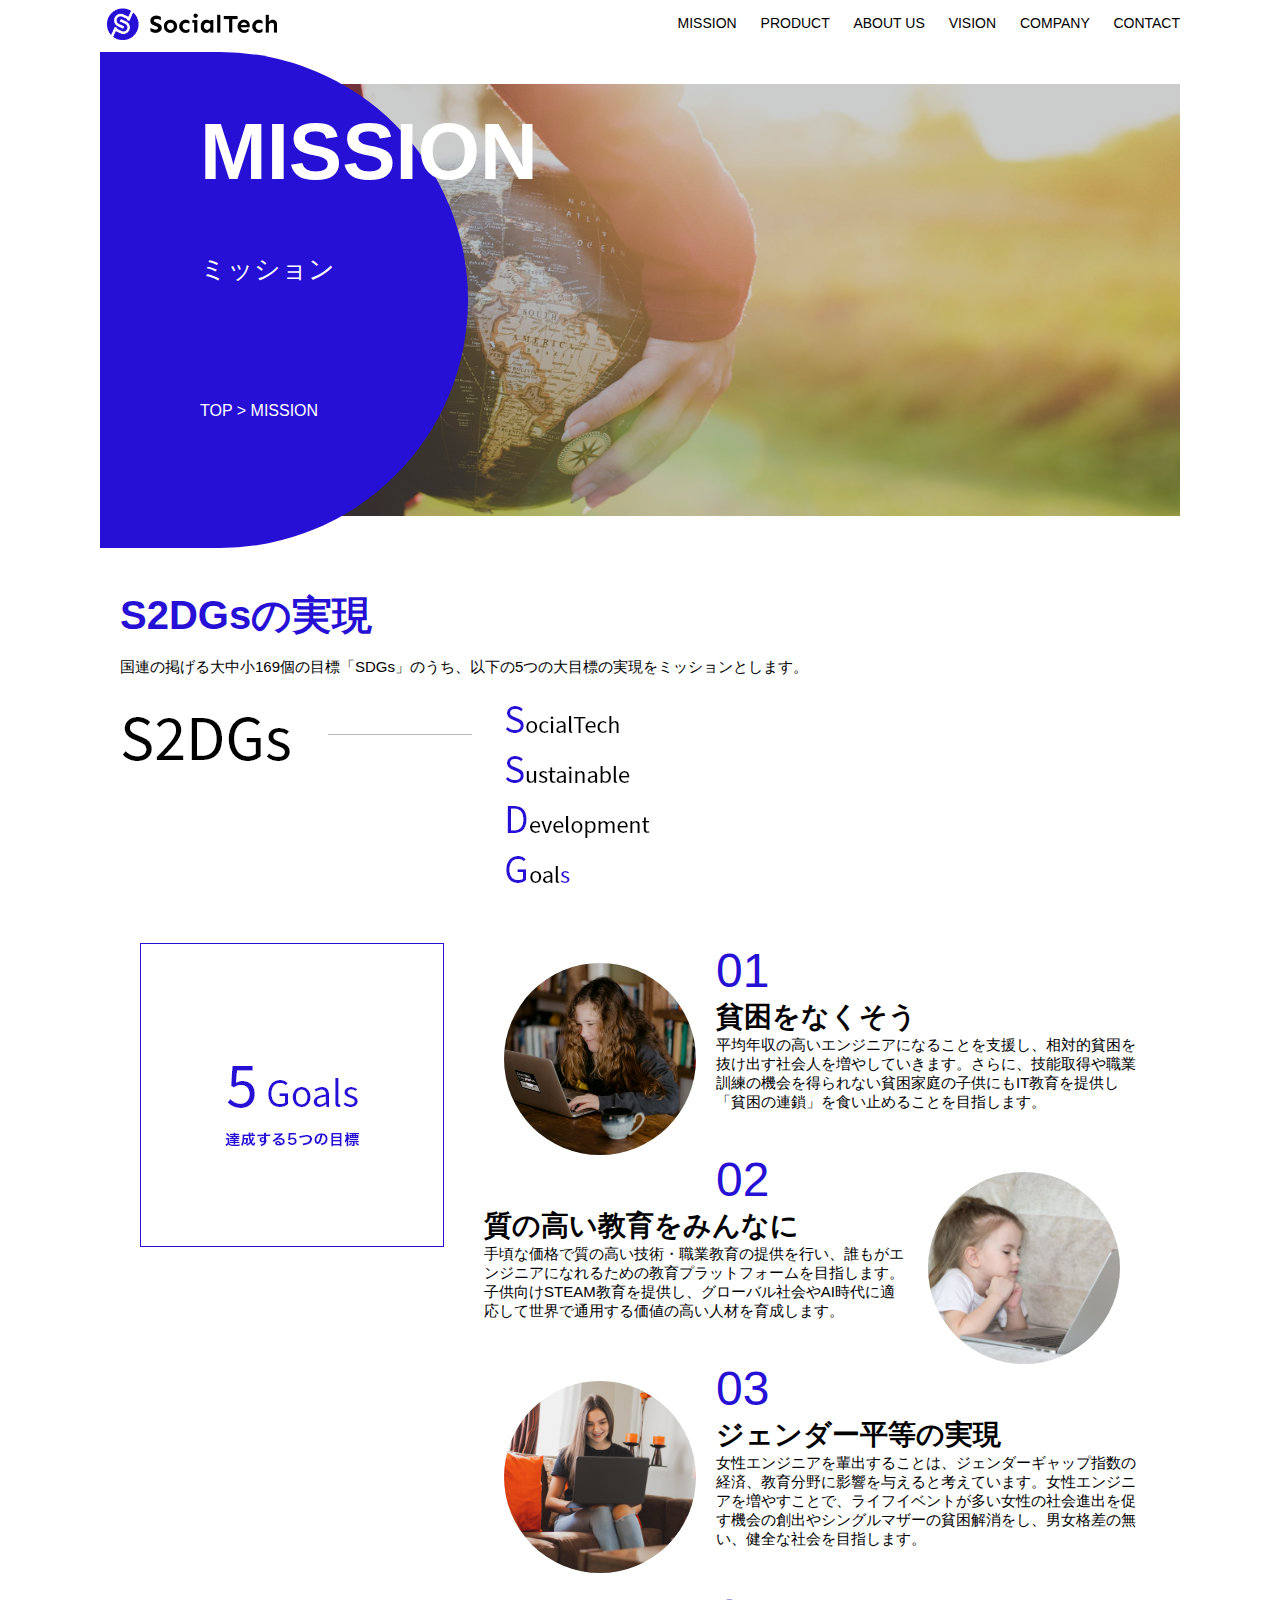
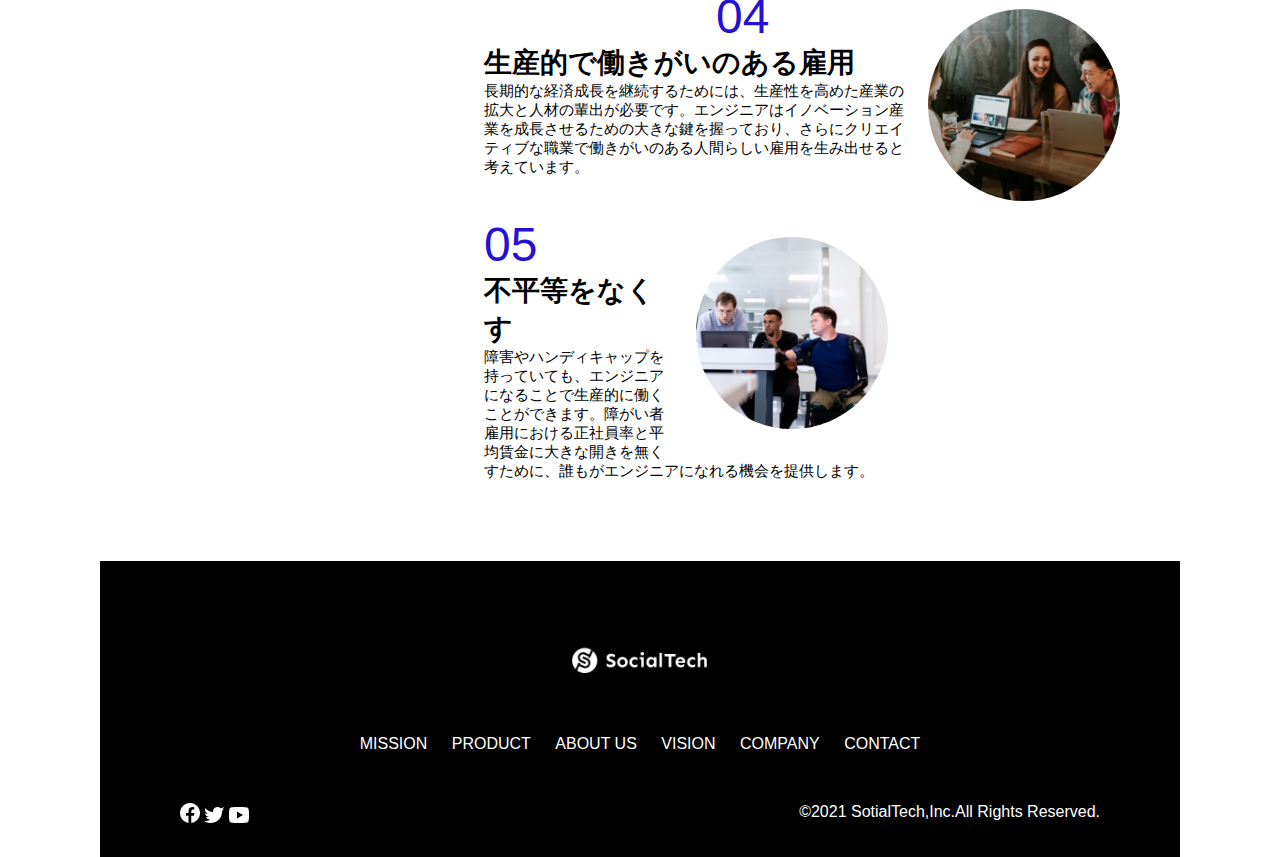
<file: mission.html>
<!DOCTYPE html>
<html>
  <head>
    <title>SocialTech - MISSION ミッション -</title>
    <meta charset="utf-8">
    <meta name="description" content="SocialTechが目指す5つの目標（S2DGs）を紹介します">
    <meta name="viewport" content="width-=device-width,initial-scale=1.0">
    <link rel="stylesheet" href="style.css">
  </head>
  <body>
    <header>
      <a href="index.html" id="logo"><img src="images/logo.png" alt="トップページに戻る"></a>
      <!-- PC用ナビ -->
      <nav id="nav-pc">
        <a href="mission.html">MISSION</a>
        <a href="product.html">PRODUCT</a>
        <a href="index.html#aboutus">ABOUT US</a>
        <a href="index.html#vision">VISION</a>
        <a href="index.html#company">COMPANY</a>
        <a href="index.html#contact">CONTACT</a>
      </nav>
      <!-- スマホ用ナビ -->
      <nav id="nav-sp">
        <img id="close" src="images/button-close.png" alt="ナビゲーションを閉じる" onclick="document.getElementById('nav-sp').style.display='none'">
        <a id="logo-sp" href="index.html" onclick="document.getElementById('nav-sp').style.display='none'">
        <img src="images/logo-sp.png" alt="トップページに戻る"></a>
        <a class="menu" href="mission.html" onclick="document.getElementById('nav-sp').style.display='none'">MISSION</a>
        <a class="menu" href="product.html" onclick="document.getElementById('nav-sp').style.display='none'">PRODUCT</a>
        <a class="menu" href="index.html#aboutus" onclick="document.getElementById('nav-sp').style.display='none'">ABOUTUS</a>
        <a class="menu" href="index.html#vision" onclick="document.getElementById('nav-sp').style.display='none'">VISION</a>
        <a class="menu" href="index.html#company" onclick="document.getElementById('nav-sp').style.display='none'">COMPANY</a>
        <a class="menu" href="index.html#contact" onclick="document.getElementById('nav-sp').style.display='none'">CONTACT</a>
        <div id="sns">
          <a href="https://www.facebook.com/sejuku2013"><img src="images/button-facebook.png" alt="facebookのリンク"></a>
          <a href="https://twitter.com/samuraijuku"><img src="images/button-twitter.png" alt="twitterのリンク"></a>
          <a href="https://www.youtube.com/channel/UCCFOQO5aDK0xXam4cUQXT8g"><img src="images/button-youtube.png" alt="youtubeのリンク"></a>
        </div>
      </nav>
    </header>
    <main>
      <article>
        <section id="mission-main">
          <div id="mission-title">
            <h1>MISSION</h1>
            <span>ミッション</span>
            <div>TOP > MISSION</div>
          </div>
        </section>
        <section id="mission-s2dgs">
          <h2 class="mission-h2">S2DGsの実現</h2>
          <p>国連の掲げる大中小169個の目標「SDGs」のうち、以下の5つの大目標の実現をミッションとします。</p>
          <img src="images/mission/mission-s2dgs.png" alt="S2DGs">
        </section>
        <section id="mission-5goals">
          <div>
            <img id="s2dgs-image" src="images/mission/mission-5goals.png" alt="5Goals">
          </div>
          <div>
            <div>
              <img class="fivegoals-image-left" src="images/mission/mission-5goals01.png" alt="PCを操作する女の子">
              <span class="fivegoals-number">01</span>
              <h3 class="fivegoals-h3">貧困をなくそう</h3>
              <p class="fivegoals-p">平均年収の高いエンジニアになることを支援し、相対的貧困を抜け出す社会人を増やしていきます。さらに、技能取得や職業訓練の機会を得られない貧困家庭の子供にもIT教育を提供し「貧困の連鎖」を食い止めることを目指します。</p>
            </div>
            <div>
              <img class="fivegoals-image-right" src="images/mission/mission-5goals02.png" alt="PCを見つめる小さい女の子">
              <span class="fivegoals-number">02</span>
              <h3 class="fivegoals-h3">質の高い教育をみんなに</h3>
              <p class="fivegoals-p">手頃な価格で質の高い技術・職業教育の提供を行い、誰もがエンジニアになれるための教育プラットフォームを目指します。子供向けSTEAM教育を提供し、グローバル社会やAI時代に適応して世界で通用する価値の高い人材を育成します。</p>
            </div>
            <div>
              <img class="fivegoals-image-left" src="images/mission/mission-5goals03.png" alt="PCを操作する女性">
              <span class="fivegoals-number">03</span>
              <h3 class="fivegoals-h3">ジェンダー平等の実現</h3>
              <p class="fivegoals-p">女性エンジニアを輩出することは、ジェンダーギャップ指数の経済、教育分野に影響を与えると考えています。女性エンジニアを増やすことで、ライフイベントが多い女性の社会進出を促す機会の創出やシングルマザーの貧困解消をし、男女格差の無い、健全な社会を目指します。</p>
            </div>
            <div>
              <img class="fivegoals-image-right" src="images/mission/mission-5goals04.png" alt="笑顔で話し合う3人の男女">
              <span class="fivegoals-number">04</span>
              <h3 class="fivegoals-h3">生産的で働きがいのある雇用</h3>
              <p class="fivegoals-p">長期的な経済成長を継続するためには、生産性を高めた産業の拡大と人材の輩出が必要です。エンジニアはイノベーション産業を成長させるための大きな鍵を握っており、さらにクリエイティブな職業で働きがいのある人間らしい雇用を生み出せると考えています。</p>
            </div>
            <div>
              <img class="fivegoals-image-right" src="images/mission/mission-5goals05.png" alt="障害を持つ男性が生き生きと働く様子">
              <span class="fivegoals-number">05</span>
              <h3 class="fivegoals-h3">不平等をなくす</h3>
              <p class="fivegoals-p">障害やハンディキャップを持っていても、エンジニアになることで生産的に働くことができます。障がい者雇用における正社員率と平均賃金に大きな開きを無くすために、誰もがエンジニアになれる機会を提供します。</p>
            </div>
          </div>
        </section>
      </article>
    </main>
    <footer>
      <div id="footer-logo">
        <img src="images/logo-sp.png" alt="SocialTech">
      </div>
      <div id="footer-link">
        <a href="mission.html">MISSION</a>
          <a href="product.html">PRODUCT</a>
          <a href="index.html#aboutus">ABOUT US</a>
          <a href="index.html#vision">VISION</a>
          <a href="index.html#company">COMPANY</a>
          <a href="index.html#contact">CONTACT</a>
        </div>
        <div id="sns-footer">
          <a href="https://www.facebook.com/sejuku2013"><img src="images/button-facebook.png" alt="facebookのリンク"></a>
          <a href="https://twitter.com/samuraijuku"><img src="images/button-twitter.png" alt="twitterのリンク"></a>
          <a href="https://www.youtube.com/channel/UCCFOQO5aDK0xXam4cUQXT8g"><img src="images/button-youtube.png" alt="youtubeのリンク"></a>
            <span id="copyright">&copy;2021  SotialTech,Inc.All Rights Reserved.</span>
        </div>
      </div>
    </footer>
  </body>
</html>
</file>
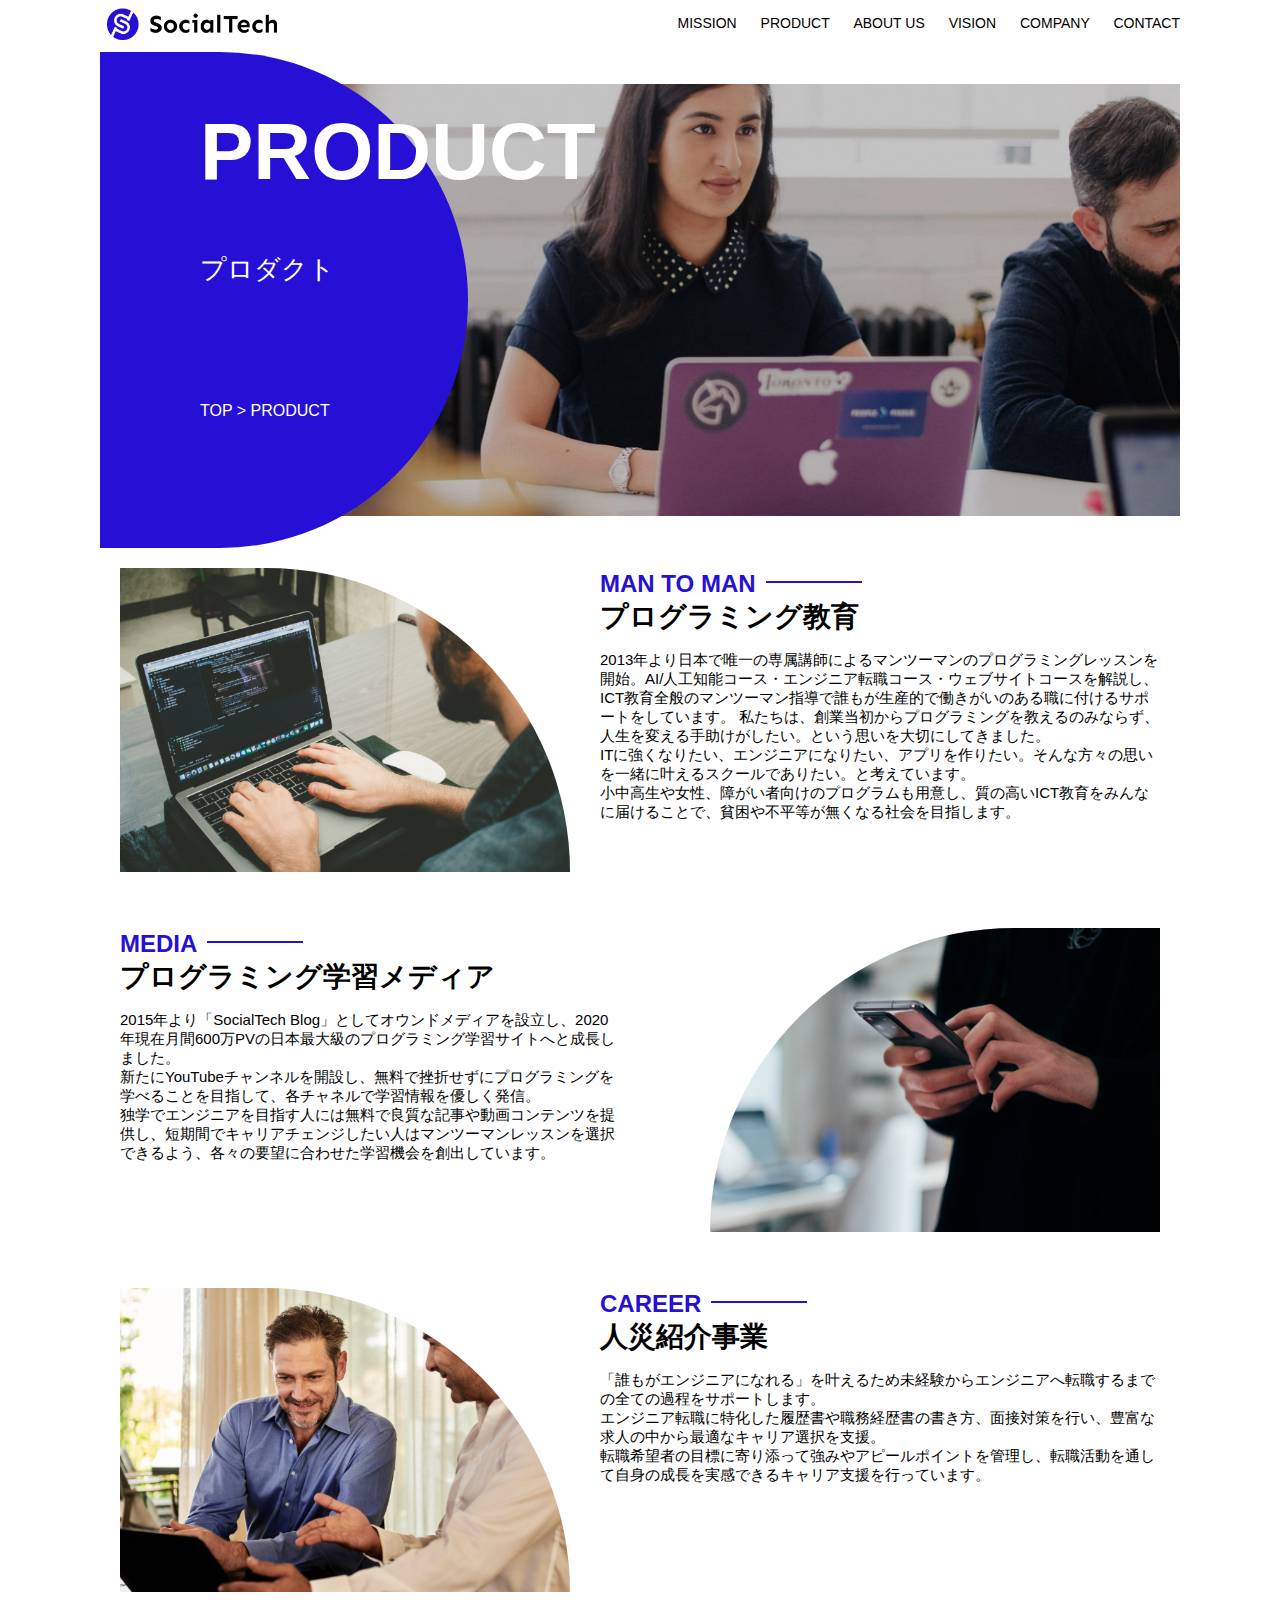
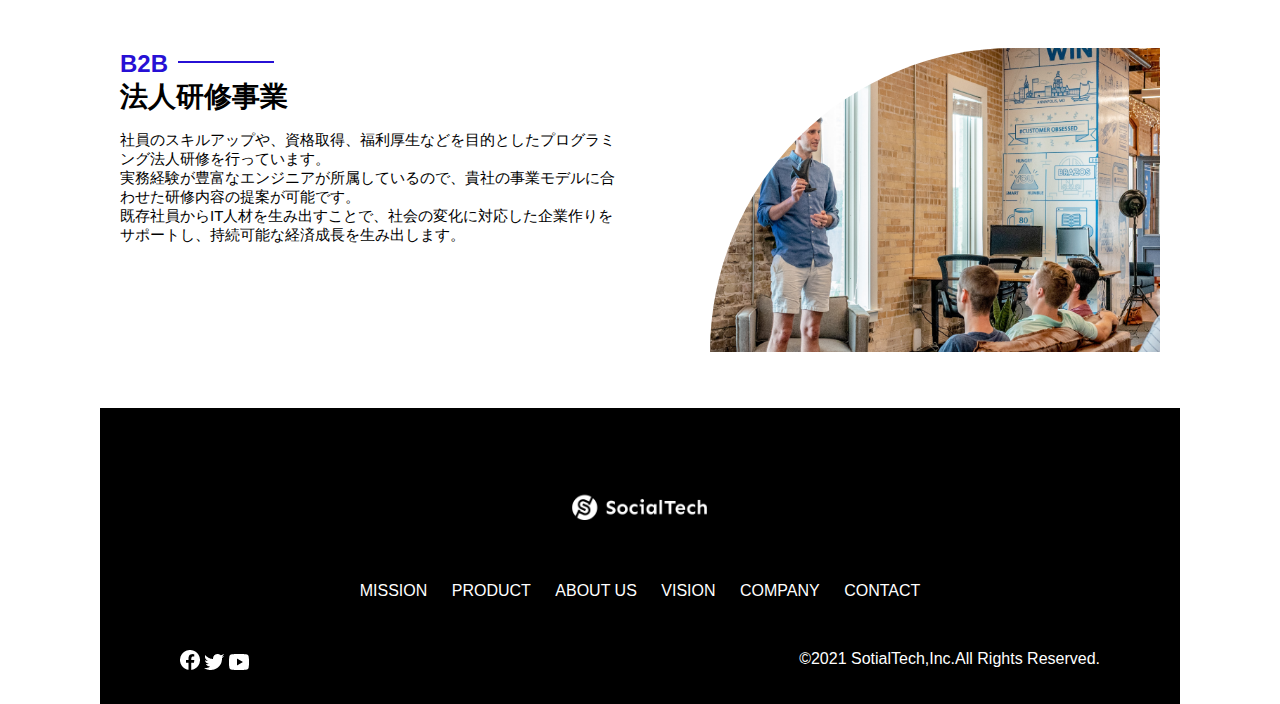
<file: product.html>
<!DOCTYPE html>
<html>
  <head>
  <title>SotialTech -PRODUCT プロダクト-</title>
  <meta name="description" content="SocialTechの4つのプロダクトを紹介します。">
  <meta charset="utf-8">
  <meta name="viewport" content="width=device-width,initial-scale=1.0">
  <link rel="stylesheet" href="style.css">
  </head>
  <body>
    <header>
      <a href="index.html" id="logo"><img src="images/logo.png" alt="トップページに戻る"></a>
      <nav id="nav-pc">
      <a href="mission.html">MISSION</a>
      <a href="product.html">PRODUCT</a>
      <a href="index.html#aboutus">ABOUT US</a>
      <a href="index.html#vision">VISION</a>
      <a href="index.html#company">COMPANY</a>
      <a href="index.html#contact">CONTACT</a>
      </nav>
      <!-- スマホ用メニューボタン -->
      <img id="menu-sp" src="images/button-menu.png" alt="ナビゲーションを開く" onclick="document.getElementById('nav-sp').style.display='block'">
      <!-- スマホ用ナビゲーション -->
      <nav id="nav-sp">
        <img id="close" src="images/button-close.png" alt="ナビゲーションを閉じる" onclick="document.getElementById('nav-sp').style.display='none'">
        <a id="logo-sp" href="index.html" onclick="document.getElementById('nav-sp').style.display='none'">
        <img src="images/logo-sp.png" alt="トップページに戻る"></a>
        <a class="menu" href="mission.html" onclick="document.getElementById('nav-sp').style.display='none'">MISSION</a>
        <a class="menu" href="product.html" onclick="document.getElementById('nav-sp').style.display='none'">PRODUCT</a>
        <a class="menu" href="index.html#aboutus" onclick="document.getElementById('nav-sp').style.display='none'">ABOUTUS</a>
        <a class="menu" href="index.html#vision" onclick="document.getElementById('nav-sp').style.display='none'">VISION</a>
        <a class="menu" href="index.html#company" onclick="document.getElementById('nav-sp').style.display='none'">COMPANY</a>
        <a class="menu" href="index.html#contact" onclick="document.getElementById('nav-sp').style.display='none'">CONTACT</a>
        <div id="sns">
          <a href="https://www.facebook.com/sejuku2013"><img src="images/button-facebook.png" alt="facebookのリンク"></a>
          <a href="https://twitter.com/samuraijuku"><img src="images/button-twitter.png" alt="twitterのリンク"></a>
          <a href="https://www.youtube.com/channel/UCCFOQO5aDK0xXam4cUQXT8g"><img src="images/button-youtube.png" alt="youtubeのリンク"></a>
        </div>
      </nav>
    </header>
    <main>
      <article>
        <section id="product-main">
          <div id="product-title">
            <h1>PRODUCT</h1>
            <span>プロダクト</span>
            <div>TOP > PRODUCT</div>
          </div>
        </section>
        <section class="product-section1">
          <img src="images/product/product-mantoman.png" alt="PCでコードを書く男性">
          <div>
            <h2 class="product-h2">MAN TO MAN</h2>
            <h3 class="product-h3">プログラミング教育</h3>
            <p>2013年より日本で唯一の専属講師によるマンツーマンのプログラミングレッスンを開始。AI/人工知能コース・エンジニア転職コース・ウェブサイトコースを解説し、ICT教育全般のマンツーマン指導で誰もが生産的で働きがいのある職に付けるサポートをしています。
              私たちは、創業当初からプログラミングを教えるのみならず、人生を変える手助けがしたい。という思いを大切にしてきました。<br>ITに強くなりたい、エンジニアになりたい、アプリを作りたい。そんな方々の思いを一緒に叶えるスクールでありたい。と考えています。<br>小中高生や女性、障がい者向けのプログラムも用意し、質の高いICT教育をみんなに届けることで、貧困や不平等が無くなる社会を目指します。
            </p>
          </div>
        </section>
        <section class="product-section2">
          <div>
            <h2 class="product-h2">MEDIA</h2>
            <h3 class="product-h3">プログラミング学習メディア</h3>
            <p>2015年より「SocialTech Blog」としてオウンドメディアを設立し、2020年現在月間600万PVの日本最大級のプログラミング学習サイトへと成長しました。<br>新たにYouTubeチャンネルを開設し、無料で挫折せずにプログラミングを学べることを目指して、各チャネルで学習情報を優しく発信。<br>独学でエンジニアを目指す人には無料で良質な記事や動画コンテンツを提供し、短期間でキャリアチェンジしたい人はマンツーマンレッスンを選択できるよう、各々の要望に合わせた学習機会を創出しています。
            </p>
          </div>
          <img src="images/product/product-media.png" alt="スマートフォンを操作する人">
        </section>
        <section class="product-section1">
          <img src="images/product/product-career.png" alt="笑顔で話し合う2人の男性">
          <div>
            <h2 class="product-h2">CAREER</h2>
            <h3 class="product-h3">人災紹介事業</h3>
            <p>
              「誰もがエンジニアになれる」を叶えるため未経験からエンジニアへ転職するまでの全ての過程をサポートします。<br>エンジニア転職に特化した履歴書や職務経歴書の書き方、面接対策を行い、豊富な求人の中から最適なキャリア選択を支援。<br>転職希望者の目標に寄り添って強みやアピールポイントを管理し、転職活動を通して自身の成長を実感できるキャリア支援を行っています。<br>
            </p>
          </div>
        </section>
        <section class="product-section2">
          <div>
            <h2 class="product-h2">B2B</h2>
            <h3 class="product-h3">法人研修事業</h3>
            <p>社員のスキルアップや、資格取得、福利厚生などを目的としたプログラミング法人研修を行っています。<br>実務経験が豊富なエンジニアが所属しているので、貴社の事業モデルに合わせた研修内容の提案が可能です。<br>既存社員からIT人材を生み出すことで、社会の変化に対応した企業作りをサポートし、持続可能な経済成長を生み出します。</p>
          </div>
          <img src="images/product/product-b2b.png" alt="講演中の男性をそれを聞く人々">
        </section>
      </article>
    </main>
    <footer>
      <div id="footer-logo">
        <img src="images/logo-sp.png" alt="SocialTech">
      </div>
      <div id="footer-link">
        <a href="mission.html">MISSION</a>
        <a href="product.html">PRODUCT</a>
        <a href="index.html#aboutus">ABOUT US</a>
        <a href="index.html#vision">VISION</a>
        <a href="index.html#company">COMPANY</a>
        <a href="index.html#contact">CONTACT</a>
      </div>
      <div id="sns-footer">
        <a href="https://www.facebook.com/sejuku2013"><img src="images/button-facebook.png" alt="facebookのリンク"></a>
        <a href="https://twitter.com/samuraijuku"><img src="images/button-twitter.png" alt="twitterのリンク"></a>
        <a href="https://www.youtube.com/channel/UCCFOQO5aDK0xXam4cUQXT8g"><img src="images/button-youtube.png" alt="youtubeのリンク"></a>
          <span id="copyright">&copy;2021  SotialTech,Inc.All Rights Reserved.</span>
      </div>
    </footer>
  </body>
</html>
</file>
<file: style.css>
/* パソコン用 */
@media screen and (min-width:768px){ 
body{
  font-family: "Source Sans Pro","Hiragino Kaku Gothic ProN",Mwiryo,Arial,sans-serif;
  max-width: 1080px;
  min-width: 960px;
  margin: 0 auto;
}
.carousel{
  width: 885px;
  margin-left: 20px;
}

.carouselImg{
  width: 855px;
}
p{
  font-size: 15px;
}
header{
  display: flex;
  justify-content: space-between;
}
#nav-pc{
  text-align: right;
  font-size: 14px;
  padding-top: 15px;
}
#nav-pc > a{
  text-decoration: none;
  margin-left: 20px;
}
#nav-pc > a:link{color: black;}
#nav-pc > a:visited{color:black;}
#nav-pc > a:hover{
  color:black;
  text-decoration: underline;
}
#nav-pc > a:active{color: black;}
#nav-sp{display: none;}
#menu-sp{display: none;}
#main-visual{
  position:relative;
  height: 400px;
}
#main-massage{
  position:absolute;
  top:0px;
  left:0px;
  background-color: #2710d5;
  color: #ffffff;
  width: 100%;
  height: 100%;
  max-width: 620px;
  border-radius: 0px 0px 476px 0px;
  z-index: 11;
}
#main-massage > h1{
  font-size: 60px;
  font-weight: bold;
  margin: 100px 0px 0px 50px;
}
#main-massage > p{
  font-size:28px;
  margin: 0px 0px 0px 50px;
}
#main-visual > img{
  max-width: 620px;
  border-radius: 476px 0px 0px 0px;
  position: absolute;
  top:0px;
  right: 0px;
  z-index: 10;
}
h2{ margin: 40px 0px 0px 0px;}
h2::after{
  content:url("images/line.png");
  margin-left: 10px;
}
h3{font-size: 27px;}
#mission{
  margin: 80px auto;
  width:100%;
}
#mission-flex{
  width: 100%;
  display:flex;
}
#mission-flex > div{
  width:50%;
  margin:20px;
}
#mission-photo{
  width: 100%;
}
#s2dgs{
  margin-top: 50px;
  width: 100%;
}
/* プロダクト */
#product {
  background-color: #fafafa;
  margin: 80px 0 80px 0;
  padding: 10px 40px 0px 40px;
}

/* 外枠 */
#product > div {
  margin-top: 40px;
  display: flex;
}

/* 左のカラム */
#product-left {
  width: 50%;
  margin-right: 20px;
}

/* 右のカラム */
#product-right {
  width: 50%;
  margin-left: 20px;
  margin-top: 80px;
}

/* 画像＋説明の枠 */
#product-left > div {
  position: relative;
  height: 480px;
  margin-right: 20px;
}
#product-right > div {
  position: relative;
  height: 480px;
  margin-left: 20px;
}

/* 画像*/
.product-photo {
  width: 100%;
}

/* 説明文の枠 */
.product-explain {
  background-color: #ffffff;
  position: absolute;
  left: 0;
  top: 280px;
  margin: 0 40px 0 40px;
  padding: 20px;
  box-shadow: 5px 5px 10px rgba(0, 0, 0, 0.05);
}

/* 説明文の英語 */
.product-explain > span {
  color: #2710d5;
  font-weight: bold;
  font-size: 16px;
  margin: 0;
}

/* 説明文の見出し */
.product-explain > h3 {
  font-size: 20px;
  margin: 5px 0 5px 0;
}

/* 説明文 */
.product-explain > p {
  font-size: 14px;
  margin: 0;
}

/* 「もっとみる」ボタン */
#product-more {
  margin: 0 auto -42px auto;}
  

#aboutus{margin: 80px auto;}
#aboutus > div{
  display: flex;
}
.culture-img{
  width: 100%;
  align-self: flex-start;
}
.culture-img2{
  margin-top: 50px;
  width: 100%;
}
.culture-table{
  margin-right: 50px;
}
.culture-num{
  font-size:80px;
  color:#2710d5;
  margin-right: 20px;
}
.culture-en{
  color: #2710d5;
  font-weight: bold;
  font-size: 24px;
  /* 質問 */
  display: block;
}
.culture-jp{
  font-size: 28px;
  font-weight: bold;
}
.culture-description{
  margin:0px;
}
#vision{
  margin:80px auto;
}
#vision > div{
  width:100%;
  display: flex;
  justify-content: space-between;
  flex-wrap: wrap;
}
.vision-box{
  width: 300px;
  height: 300px;
  margin-bottom: 30px;
  position: relative;
}
.vision-box > img{
  width: 100%;
  height: auto;
  position: absolute;
  top:0px;
  left:0px;
  z-index: 30;
}
.vision-box > span{
  position: absolute;
  top: 0px;
  left: 0px;
  z-index: 31;
  margin-right: 20px;
}
.vision-box > span > h4{
  color: #2710d5;
  font-size: 19px;
  margin-top: 80px;
}
.vision-box > span > h4::first-letter{font-size: 40px;}
.vision-box > span > h5{
  font-size: 20px;
  margin: 0;
}
.vision-box > span > p{margin-top: 10px;}
#company{
  margin:80px auto;
}
#company-table{
  width: 100%;
}
.tableheader{
  text-align: left;
  padding: 20px;
  border-bottom-color: #2710d5;
  border-bottom-width: 1px;
  border-bottom-style: solid;
  width: 100px;
}
.tableheader-first{
  text-align: left;
  padding: 20px;
  border-bottom-color: #2710d5;
  border-bottom-width: 1px;
  border-bottom-style: solid;
  width: 100px;
  border-top-color: #2710d5;
  border-top-width: 1px;
  border-top-style: solid;
}
.cell{
  padding: 30px;
  border-bottom-color: #ececec;
  border-bottom-width: 1px;
  border-bottom-style: solid;
}
.cell-first{
  padding: 30px;
  border-bottom-color: #ececec;
  border-bottom-width: 1px;
  border-bottom-style: solid;
  border-top-color: #ececec;
  border-top-width: 1px;
  border-top-style: solid;
}
#company > iframe{
  width: 100%;
  height: 368px;
  margin-top: 40px;
}
#contact{
  margin: 80px auto;
}
#contact > form > div {
  display: flex;
  flex-direction: row;
  flex-wrap: wrap;
  padding-bottom: 30px;
}
.contact-heading{
  width: 240px;
  align-self: center;
}
.contact-label{
  font-weight: bold;
}
.contact-span{
  color: red;
  margin-left: 20px;
  font-weight: bold;
}
.contact-textbox{
  border-top: 0px;
  border-left: 0px;
  border-right: 0px;
  border-bottom-width: 1px;
  border-bottom-color: #707070;
  border-bottom-style: solid;
  background-color: #fafafa;
  width: 400px;
  height: 56px;
}
.contact-textarea{
  border-top: 0px;
  border-left: 0px;
  border-right: 0px;
  border-bottom-width: 1px;
  border-bottom-color: #707070;
  border-bottom-style: solid;
  background-color: #fafafa;
  width: 400px;
  height: 200px;
}
details{width: 700px;}
details>div{
  background-color: #fafafa;
  padding: 20px;
}
details>div>span{
  font-weight: bold;
}
footer{
  background-color: black;
  text-align: center;
  padding: 80px 80px 30px 80px;
}
#footer-logo{margin-bottom: 30px;}
#footer-link{
  margin: 50px;
}
#footer-link>a{
  text-decoration: none;
  margin: 10px;
}
#footer-link>a:link{color: #ffffff;}
#footer-link>a:visited{color: #ffffff;}
#footer-link>a:hover{
  color: #ffffff;
  text-decoration: underline;
}
#footer-link>a:active{color: #ffffff;}
#sns-footer{
  text-align: left;
  width: 100%;
}
#sna-footer>a{margin-right: 30px;}
#copyright{
  color: #ffffff;
  float: right;
}
/* ミッションページ */
#mission-main{
  height: 496px;
  width: 100%;
  background-image: url(images/mission/mission-main.png);
  background-repeat: no-repeat;
  background-position-y: center;
}
#mission-title{
  background-color: #2710d5;
  width: 368px;
  color: #ffffff;
  height: 496px;
  border-radius: 0px 248px 248px 0px;
  position: relative;
}
#mission-title>h1{
  position: absolute;
  top: 0;
  left: 100px;
  font-size: 80px;
}
#mission-title>span{
  position: absolute;
  top: 200px;
  left: 100px;
  font-size: 26px;
}
#mission-title>div{
  position: absolute;
  top: 350px;
  left: 100px;
  font-size: 16px;
}
#mission-s2dgs{
  width: 100%;
  margin: 20px;
}
.mission-h2{
  color: #2710d5;
  font-size: 40px;
}
.mission-h2::after{
  content: none;
}
#mission-5goals{
  margin: 20px;
  display: flex;
}
#mission-5goals>div{
  flex-grow: 1;
  padding: 20px;
}
#mission-5goals>div>div{margin-bottom: 40px;}
.fivegoals-image-right{
  float:right;
  margin: 20px;
}
.fivegoals-image-left{
  float: left;
  margin: 20px;
}
.fivegoals-number{
  color: #2710d5;
  font-size: 48px;
  margin: 0;
}
.fivegoals-h3{
  font-size: 28px;
  margin: 0;
}
.fivegoals-p{margin: 0;}
/* プロダクトページ */
#product-main{
  height: 496px;
  width: 100%;
  background-image: url(images/product/product-main.png);
  background-repeat: no-repeat;
  background-position-y: center;
}
#product-title{
  background-color: #2710d5;
  height: 496px;
  width: 368px;
  color: #ffffff;
  border-radius: 0 248px 248px 0;
  position: relative;
}
#product-title>h1{
  position: absolute;
  top:0;
  left: 100px;
  font-size: 80px;
}
#product-title>span{
  position: absolute;
  top:200px;
  left: 100px;
  font-size: 26px;
}
#product-title>div{
  position: absolute;
  top:350px;
  left: 100px;
  font-size: 16px;
}
.product-section1{
  position: relative;
  margin: 20px;
  height: 340px;
}
.product-section1>img{
  position: absolute;
  top: 0;
  left: 0;
  width: 450px;
  margin: 0 40px 30px 0;
  border-radius: 0 432px 0 0;
}
.product-section1>div{
  position: absolute;
  top: 0;
  left: 480px;
}
.product-section2{
  position: relative;
  margin: 20px;
  height: 340px;
}
.product-section2>img{
  position: absolute;
  top: 0;
  right: 0;
  width: 450px;
  margin: 0 0 30px 40px;
  border-radius: 432px 0 0 0;
}
.product-section2>div{
  width: 500px;
  position: absolute;
  top: 0;
  left: 0;
}
.product-h2{
  color: #2710d5;
  font-size: 24px;
  margin: 0;
}
.product-h3{
  font-size: 28px;
  margin: 0;
}
}
/* スマホ用 */
@media screen and (max-width:767px){
body{
  min-width: 375px;
  margin: 0;
}
.carousel{
  width: 375px;
  margin: 0 auto 0 auto;
}
.carouselImg{
  width: 375px;
}
#nav-pc {
  display: none;
}
#menu-sp{
  /* float: right;
  padding: 0; */
  position: absolute;
  top: 0px;
  right: 0px;
}
#nav-sp{
  background-color: #2710d5;
  position: absolute;
  top: 0;
  left: 0;
  width:100%;
  height: 100%;
  display:none;
  z-index: 100;
}
#close{
  position: absolute;
  top:20px;
  right: 20px;
}
#logo-sp{
  margin: 80px 0px 30px 20px;
}
#nav-sp>a{
  display:block;
}
#nav-sp>a:link{color: #ffffff;}
#nav-sp>a:visited{color: #ffffff;}
#nav-sp>a:hover{
  color: #ffffff;
  text-decoration: underline;
}
#nav-sp>a:active{color: #ffffff;}
#nav-sp>.menu{
  text-decoration: none;
  display: block;
  margin: 0px 20px 0px 20px;
  height: 44px;
  font-size: 16px;
  background-image: url(images/arrow.png);
  background-repeat: no-repeat;
  background-position: right top;
}
#sns{
  position: absolute;
  bottom: 20px;
  left:20px;
}
#sns>a{margin-right: 30px;}
#main-visual{
  position: relative;
  height: 470px;
  width: 100%;
  overflow: hidden;
}
#main-visual>div{
  position: absolute;
  top: 0px;
  left: 0px;
  background-color: #2710d5;
  color: #ffffff;
  border-radius: 0 0 476px 0;
  text-align: center;
  height: 280px;
  width: 100%;
  z-index: 11;
}
#main-visual>h1{
  font-size: 28px;
  margin-top: 90px;
}
#main-visual>p{margin: 0px;}
#main-visual>img{
  width: 100%;
  border-radius: 476px 0 0 0;
  z-index: 10;
  position: absolute;
  bottom:0px;
  right: 0px;
}
h2::after{
  content: url(images/line.png);
  margin-left: 10px;
}
h3{
  font-size: 24px;
  margin-top: 10px;
}
#mission{
  margin: 20px;
}
#mission-photo{width: 100%;}
#s2dgs{width: 100%;}
#product{
  background-color: #fafafa;
  margin-top: 10px;
}
#product > h2{margin-left: 20px;}
#product-left{margin: 0px 20px;}
#product-right{margin: 0px 20px;}
#product-left>div{
  position: relative;
  height: 540px;
}
#product-right>div{
  position: relative;
  height: 540px;
}
.product-explain{
  background-color: #ffffff;
  position: absolute;
  left: 0px;
  bottom: 50px;
  padding: 20px;
  box-shadow: 5px 5px 10px rgba(0,0,0,0.05);
}
.product-explain>span{
  color: #2710d5;
  font-weight: bold;
  font-size: 16px;
  margin: 0;
}
.product-explain>h3{margin: 10px 0px;}
.product-photo{width: 100%;}
#product-more>img{margin: 0 0 -42px 20px;}
#aboutus{margin: 80px 20px;}
#aboutus>div{
  display: flex;
  flex-direction: column;
}
.culture-table{
  width: 100%;
  padding-right: 20px;
  order:2;
}
.culture-img{
  width: 100%;
  order: 1;
}
.culture-img2{width: 100%;}
.culture-num{
  color: #2710d5;
  font-size: 80px;
}
.culture-en{
  color: #2710d5;
  font-weight: bold;
  font-size: 24px;
  display: block;
}
.culture-jp{display: block;}
.culture-description{margin: 0;}
#vision{
  margin: 80px 20px;
}
.vision-box{
  width: 300px;
  height: 300px;
  position: relative;
  margin-bottom: 30px;
}
.vision-box>img{
  width: 100%;
  height: auto;
  position: absolute;
  top: 0;
  left: 0;
  z-index: 30;
}
.vision-box>span{
  position: absolute;
  top: 0;
  left: 0;
  margin-right: 20px;
  z-index: 31;
}
.vision-box>span>h4{
  color: #2710d5;
  font-size: 19px;
  margin-top: 60px;
}
.vision-box>span>h5{
  font-size: 20px;
  margin: 0;
}
.vision-box>span>p{margin-top: 10px;}
#company{margin: 0px 20px;}
#company>h3{
  margin-bottom: 20px;
}
#company>table{width: 100%;}
.tableheader-first{
  text-align: left;
  padding: 20px;
  border-bottom-color: #2710d5;
  border-bottom-width: 1px;
  border-bottom-style:solid;
  border-top-color: #2710d5;
  border-top-width: 1px;
  border-top-style: solid;
  width:50px;
}
.tableheader{
  text-align: left;
  padding: 20px;
  border-bottom-color: #2710d5;
  border-bottom-width: 1px;
  border-bottom-style:solid;
  width: 50px;
}
.cell{
  padding: 20px;
  border-bottom-color: #ececec;
  border-bottom-width: 1px;
  border-bottom-style:solid;
}
.cell-first{
  padding: 20px;
  border-bottom-color:#ececec;
  border-bottom-width: 1px;
  border-bottom-style:solid;
  border-top-color: #ececec;
  border-top-width: 1px;
  border-top-style: solid;
}
#company>iframe{
  width: 100%;
  height: 240px;
  margin-top: 40px;
}
#contact{ margin: 80px 20px;}
#contact>h3{margin-bottom: 20px;}
#contact>form>div{margin-bottom: 20px;}
.contact-heading{margin-bottom: 20px;}
.contact-label{font-weight: bold;}
.contact-span{
  font-weight: bold;
  color: red;
  margin-left: 20px;
}
.contact-textbox{
  width: 100%;
  height: 56px;
  background-color: #ececec;
  border-top: none;
  border-left: none;
  border-right: none;
  border-bottom-color: #707070;
  border-bottom-width: 1px;
  border-bottom-style: solid;
  min-width: 300px;
}
.contact-textarea{
  width: 100%;
  height: 150px;
  border-top: none;
  border-left: none;
  border-right: none;
  background-color: #ececec;
  border-bottom-color: #707070;
  border-bottom-width: 1px;
  border-bottom-style: solid;
}
.radiobutton{margin-bottom: 20px;}
.radiobutton+label::after{
  content:"\A";
  white-space: pre;
}
footer{
  background-color: black;
  padding: 30px 20px 50px 20px;
}
#footer-logo{
  margin-bottom:30px;
}
#footer-link{margin-bottom:50px}
#footer-link>a{
  text-decoration: none;
  margin: 0 20px 30px 0;
  display: block;
  background-image: url(images/arrow.png);
  background-repeat: no-repeat;
  background-position: right top;
}
#footer-link>a:link{color: #ffffff;}
#footer-link>a:visited{color: #ffffff;}
#footer-link>a:hover{
  color: #ffffff;
  text-decoration: underline;
}
#footer-link>a:active{color: #ffffff;}
#sns-footer>a{margin-right: 30px;}
#copyright{
  font-size: 12px;
  display: block;
  margin-top: 30px;
  color: #ffffff;
}
#mission-main{
  height: 256px;
  width: 100%;
  background-image: url(images/mission/mission-main.png);
  background-repeat: no-repeat;
  background-position-y: center;
  background-size: auto 208px;
}
#mission-title{
  background-color: #2710d5;
  width: 136px;
  color: #ffffff;
  height: 256px;
  border-radius: 0 248px 248px 0;
  position: relative;
}
#mission-title>h1{
  position: absolute;
  top: 0;
  left: 20px;
  font-size: 40px;
}
#mission-title>span{
  position: absolute;
  top:110px;
  left: 20px;
  font-size: 18px;
}
#mission-title>div{
  position: absolute;
  top:180px;
  left: 20px;
  font-size: 13px;
}
#mission-s2dgs{
  margin: 20px;
}
.mission-h2{
  color: #2710d5;
  font-size: 38px;
}
.mission-h2::after{content:none;}
#mission-s2dgs>img{width: 100%;}
#mission-5goals{
  margin: 20px;
}
#mission-5goals>div>div{margin-bottom: 40px;}
#s2dgs-image{width: 100%;}
.fivegoals-image-right{
  margin: 20px auto;
  display: block;
}
.fivegoals-image-left{
  margin: 20px auto;
  display: block;
}
.fivegoals-number{
  color: #2710d5;
  font-size: 48px;
  margin: 0;
}
.fivegoals-h3{
  font-size: 28px;
  margin: 0;
}
.fivegoals-p{
  margin: 0;
}
#product-main{
  height: 256px;
  width: 100%;
  background-image: url(images/product/product-main.png);
  background-repeat: no-repeat;
  background-position-y: center;
  background-size: auto 208px;
}
#product-title{
  background-color: #2710d5;
  width: 136px;
  color: #ffffff;
  height: 256px;
  border-radius: 0 248px 248px 0;
  position: relative;
}
#product-title>h1{
  position: absolute;
  top:0;
  left: 20px;
  font-size: 40px;
}
#product-title>span{
  position: absolute;
  top:110px;
  left: 20px;
  font-size: 18px;
}
#product-title>div{
  position: absolute;
  top: 180px;
  left: 20px;
  font-size: 13px;
}
.product-section1{margin: 20px;}
.product-section1>img{
  width: 100%;
  border-radius: 0 300px 0 0;
}
.product-section2{
  margin: 20px;
  display: flex;
  flex-direction: column;
}
.product-section2>img{
  order: 1;
  width: 100%;
  border-radius: 300px 0 0 0;
}
.product-section2>div{order: 2;}
.product-h2{
  color: #2710d5;
  font-size: 24px;
  margin: 0;
}
.product-h3{
  font-size: 28px;
  margin: 0;
}
}
</file>
